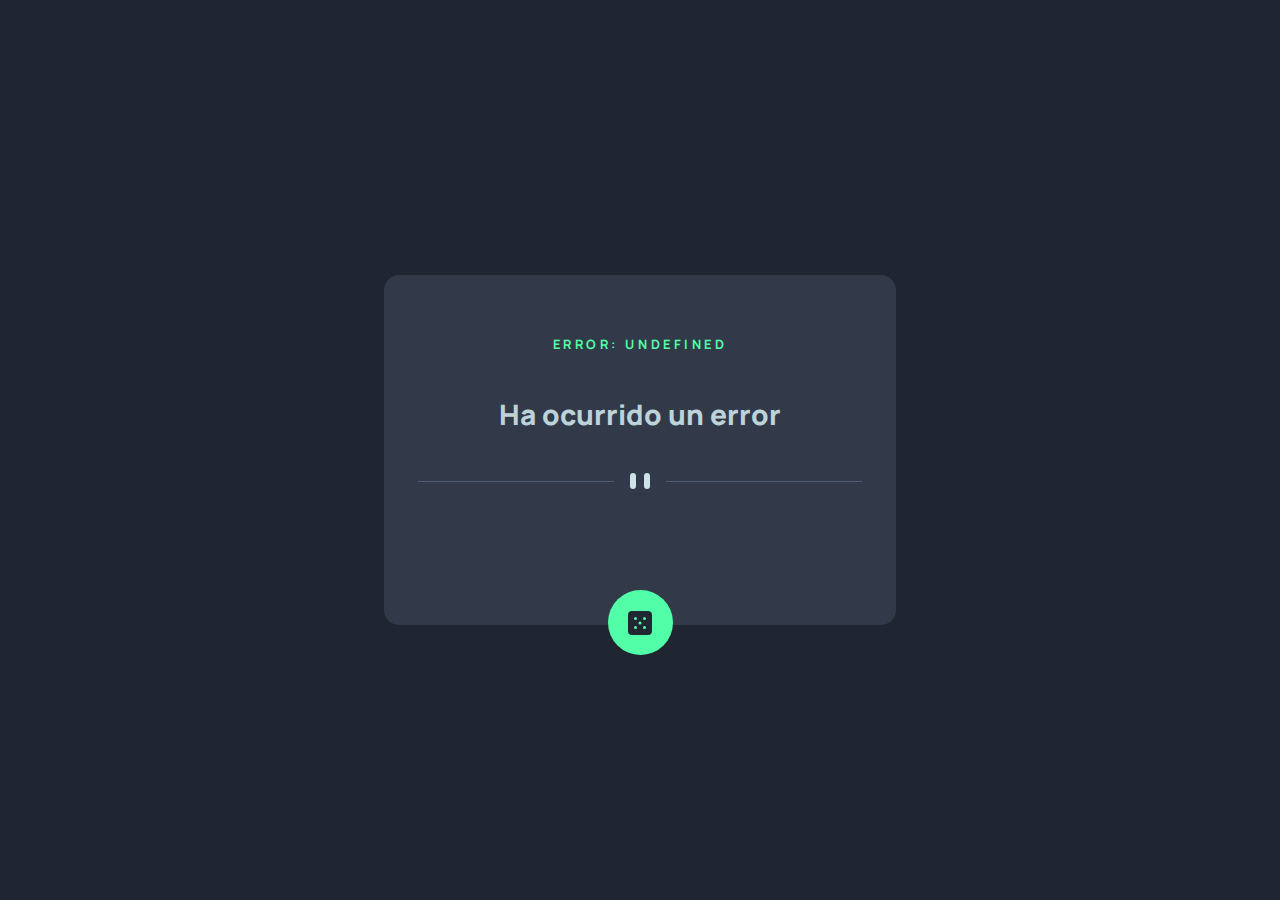
<file: Advice/index.html>
<!DOCTYPE html>
<html lang="en">
  <head>
    <meta charset="UTF-8" />
    <meta name="viewport" content="width=device-width, initial-scale=1.0" />
    <link
      rel="icon"
      type="image/png"
      sizes="32x32"
      href="./images/favicon-32x32.png"
    />
    <link rel="preconnect" href="https://fonts.googleapis.com">
    <link rel="preconnect" href="https://fonts.gstatic.com" crossorigin>
    <link href="https://fonts.googleapis.com/css2?family=Manrope:wght@400;800&display=swap" rel="stylesheet">
    <link rel="stylesheet" href="style.css">
    <title>Frontend Mentor | Advice generator app</title>
  </head>
  <body>
    <div class="root">
      <article class="card">
        <h2 class="card__number"></h2>
        <blockquote>
          <p class="card__advice"></p>
        </blockquote>
        <div class="card__divisor"></div>
        <div class="card__random">
          <img src="images/icon-dice.svg" alt="" class="card__dice">
        </div>
      </article>
    </div>
    <script src="ajax.js"></script>
  </body>
</html>
</file>
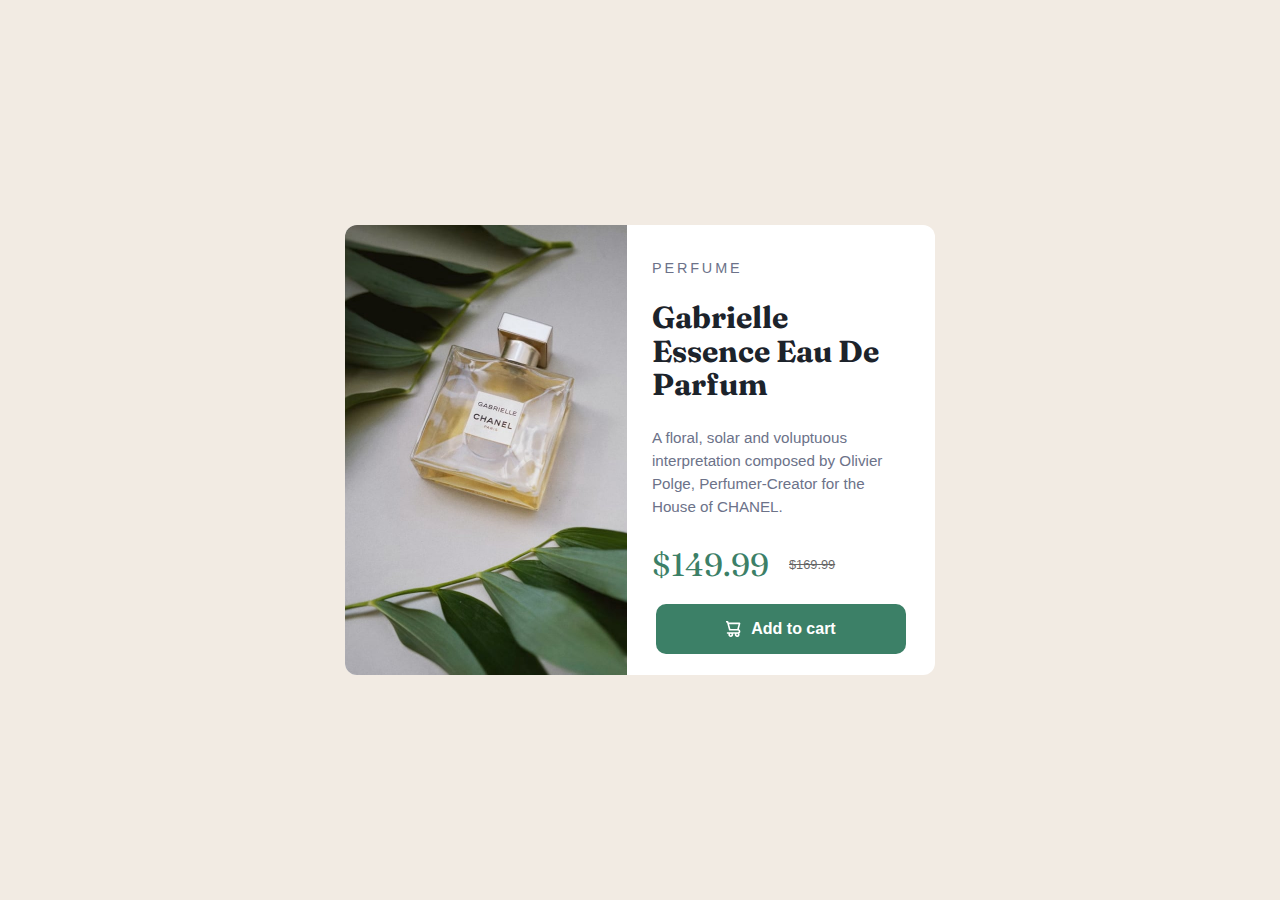
<file: Product-cart-component/index.html>
<!DOCTYPE html>
<html lang="en">
  <head>
    <meta charset="UTF-8" />
    <meta name="viewport" content="width=device-width, initial-scale=1.0" />
    <!-- displays site properly based on user's device -->
    <link
      rel="icon"
      type="image/png"
      sizes="32x32"
      href="./images/favicon-32x32.png"
    />
    <link rel="preconnect" href="https://fonts.googleapis.com" />
    <link rel="preconnect" href="https://fonts.gstatic.com" crossorigin />
    <link
      href="https://fonts.googleapis.com/css2?family=Fraunces:opsz,wght@9..144,700&family=Montserrat:wght@500;700&display=swap"
      rel="stylesheet"
    />
    <link rel="stylesheet" href="style.css" />
    <title>Frontend Mentor | Product preview card component</title>
  </head>
  <body>
    <main class="main">
      <article class="card">
        <div class="card__img"></div>
        <div class="card__information">
          <p class="card__type">Perfume</p>
          <h2 class="card__title">Gabrielle Essence Eau De Parfum</h2>
          <p class="card__description">
            A floral, solar and voluptuous interpretation composed by Olivier
            Polge, Perfumer-Creator for the House of CHANEL.
          </p>
          <div class="card__prices">
            <span class="card__price"> $149.99 </span>
            <span class="card__price-discontinued"> $169.99 </span>
          </div>
          <button class="button" type="button">
            <img src="images/icon-cart.svg" alt="" class="button__logo"/>
            <span class="button__text">Add to cart</span>
          </button>
        </div>
      </article>
    </main>
  </body>
</html>
</file>
<file: Advice/style.css>
*, *::after, *::before{
  box-sizing: border-box;
}

:root{
  /*Primary Colors*/
  --light-cyan: hsl(193, 38%, 86%);
  --neon-green: hsl(150, 100%, 66%);

  /*Neutral Colors*/
  --grayish-blue: hsl(217, 19%, 38%);
  --dark-grayish-blue: hsl(217, 19%, 24%);
  --dark-blue: hsl(218, 23%, 16%);

  /*Font Styles*/
  --font-monrope: 'Manrope', sans-serif;
}

body{
  margin: 0;
  font-family: var(--font-monrope);
}

.root{
  display: flex;
  align-items: center;
  justify-content: center;

  min-height: 100vh;

  background-color: var(--dark-blue);
}

.card{
  position: relative;

  display: flex;
  flex-direction: column;

  align-items: center;

  width: clamp(300px, 40%, 550px);
  height: 350px;
  padding-top: 40px;

  background-color: var(--dark-grayish-blue);
  border-radius: 15px;
}

@media (max-width: 1000px){
  .card{
    padding: 25px 0px 0px 0px;
  }
}

@media (max-width: 667px){
  .card{
    height: 315px;
    margin-top: -120px;
    width: 93%;
  }
}

.card__number{
  margin-top: 20px;
  font-size: clamp(.7rem, 1vw, .8rem);

  letter-spacing: .22rem;
  text-transform: uppercase;

  color: var(--neon-green);
}

.card__advice{
  margin: 15px 25px 20px 25px;
  
  font-weight: 800;
  font-size: clamp(1.38rem, calc(1.24rem + 0.82vw), 1.75rem);
  text-align: center;

  color: var(--light-cyan);
  opacity: .9;
}

.card__divisor{
  position: relative;

  height: 25px;
  width: 100%;

  background-image: url('./images/pattern-divider-desktop.svg');
  background-repeat: no-repeat;
  background-position: 50%;
}

@media (max-width: 1200px){
  .card__divisor{
    background-image: url('./images/pattern-divider-mobile.svg');
  }
}

.card__random{
  position: absolute;
  bottom: -30px;
  
  height: 65px;
  width: 65px;
  
  display: flex;
  align-items: center;
  justify-content: center;

  border-radius: 50%;
  background-color: var(--neon-green);
  cursor: pointer;
}

.card__random:hover{
  box-shadow: 0px 0px 20px  var(--neon-green);
}

.card__dice{
  animation-duration: 2s;
  animation-iteration-count: infinite;
}

.card__random:hover .card__dice{
  animation-name: moveDice;
  animation-timing-function: ease-in-out;
}

@keyframes moveDice {
  0%{
    transform: rotate(0deg);
  }
  20%{
    transform: rotate(73deg);
  }
  40%{
    transform: rotate(146deg);
  }
  60%{
    transform: rotate(219deg);
  }
  80%{
    transform: rotate(292deg);
  }
  100%{
    transform: rotate(365deg);
  }
}
</file>
<file: Product-cart-component/style.css>
*,
*::after,
*::before {
  box-sizing: border-box;
}

:root {
  /*Primary Colors*/
  --dark-cyan: hsl(158, 36%, 37%);
  --cream: hsl(30, 38%, 92%);
  /*Neutral Colors*/
  --very-dark-blue: hsl(212, 21%, 14%);
  --dark-grayish-blue: hsl(228, 12%, 48%);
  --white: hsl(0, 0%, 100%);
}

body {
  margin: 0;
  background-color: var(--cream);
}

.main{
  min-height: 100vh;
  display: flex;
  align-items: center;
}

.card {
  position: relative;
  background-color: var(--white);
  font-family: "Monserrat", sans-serif;
  width: clamp(345px, 70vw, 590px);
  height: 600px;
  border-radius: 12px;
  margin-left: auto;
  margin-right: auto;
}

@media (min-width: 720px) {
  .card {
    display: flex;
    height: 450px;
  }

  .card > * {
    flex-basis: 100%;
  }
}

.card__img {
  width: 100%;
  height: 240px;
  background: url("images/image-product-mobile.jpg");
  background-size: cover;
  background-position: center center;
  background-repeat: no-repeat;
  border-radius: 12px 12px 0px 0px;
}

@media (min-width: 720px) {
  .card__img {
    height: 100%;
    border-radius: 12px 0px 0px 12px;
    background: url("images/image-product-desktop.jpg");
    background-size: cover;
    background-position: center center;
  }
}

.card__information {
  display: flex;
  flex-direction: column;
  justify-content: space-evenly;
  padding: 10px 25px;
}

.card__type {
  text-transform: uppercase;
  color: var(--dark-grayish-blue);
  letter-spacing: 0.2em;
  font-size: 0.9rem;
}

.card__title {
  font-family: "Fraunces", sans-serif;
  color: var(--very-dark-blue);
  line-height: 1.1;
  font-size: 1.9rem;
  margin: 0;
}

.card__prices {
  display: flex;
  align-items: center;
  margin-top: 10px;
  margin-bottom: 10px;
}

@media (min-width: 720px){
  .card__prices{
    margin-top: 0;
  }
}

.card__price {
  font-family: "Fraunces", sans-serif;
  font-size: 2rem;
  color: var(--dark-cyan);
}

.card__price-discontinued {
  text-decoration: line-through;
  font-size: 0.8rem;
  margin-left: 20px;
  vertical-align: middle;
  opacity: .6;
}

.card__description {
  color: var(--dark-grayish-blue);
  line-height: 1.5;
  font-size: 0.95rem;
}

.button {
  border: 0;
  padding: 0px 10px;
  width: 97%;
  height: 50px;

  display: flex;
  justify-content: center;
  align-items: center;
  align-self: center;
  gap: 10px;

  color: var(--white);
  font-family: "Monserrat", sans-serif;
  font-weight: 700;
  font-size: 1rem;

  position: relative;
  background-color: var(--dark-cyan);
  border-radius: 10px;
  cursor: pointer;
}

@media (hover: hover) {
  .button:hover {
    background-color: #1b4d3a;
  }
}
</file>
